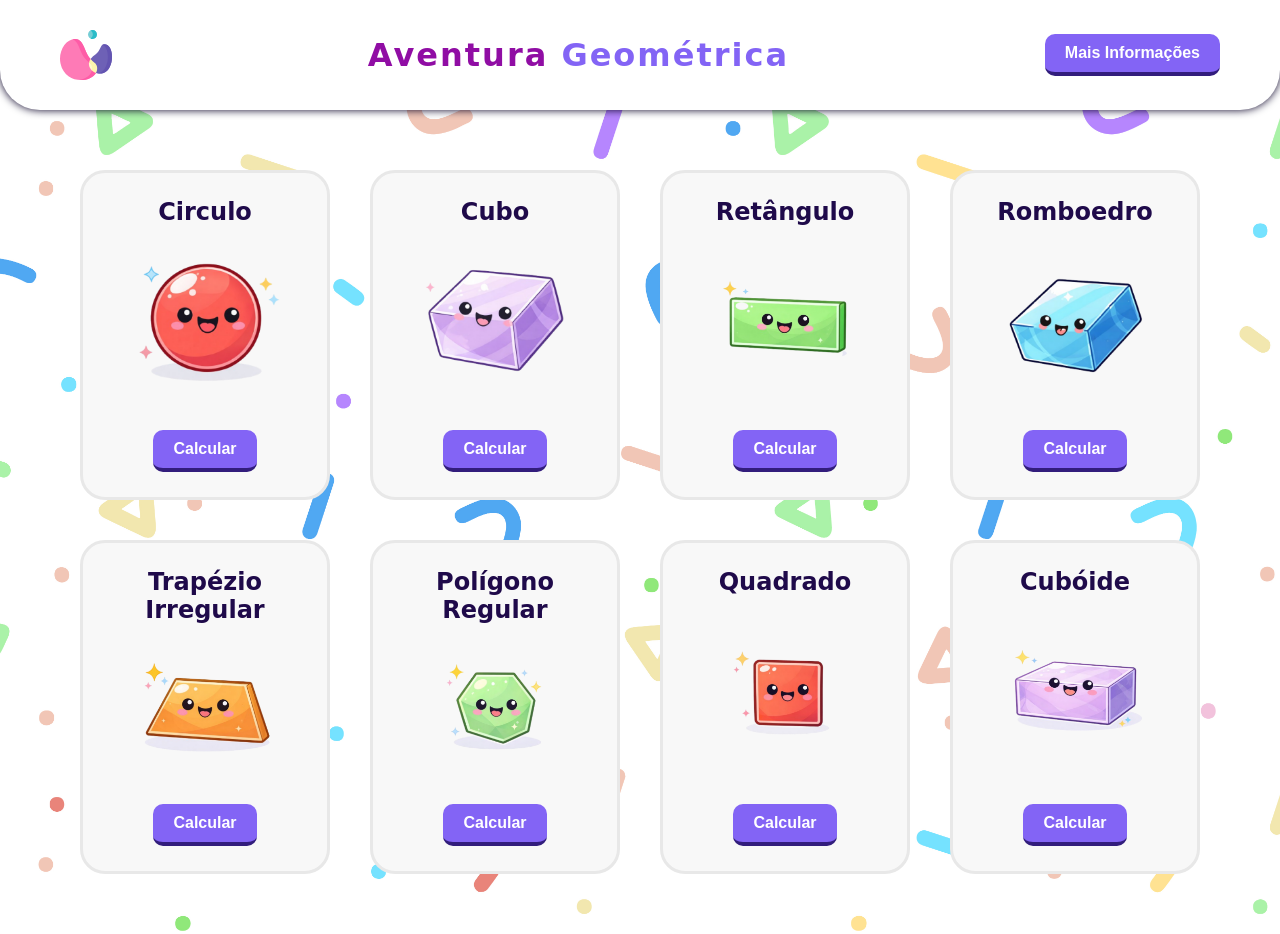
<file: index.html>
<!doctype html>
<html lang="pt-br">
  <head>
    <meta charset="UTF-8" />
    <meta name="viewport" content="width=device-width, initial-scale=1.0" />
    <title>Aventureiros das Formas Proibidas.</title>
    <link rel="stylesheet" href="assets/css/estilos.css" />
    <link rel="preconnect" href="https://fonts.googleapis.com" />
    <link rel="preconnect" href="https://fonts.gstatic.com" crossorigin />
    <link
      href="https://fonts.googleapis.com/css2?family=Bangers&family=Chewy&family=Luckiest+Guy&display=swap"
      rel="stylesheet"
    />
    <link rel="icon" type="image/png" href="/assets/imagens/icons/logo.svg" />
  </head>

  <body>
    <header>
      <div class="container">
        <div class="top-container">
          <img
            src="assets/imagens/icons/logo.svg"
            alt="Logo do jogo"
            class="logo"
          />

          <h1>Aventura <span>Geométrica</span></h1>

          <!-- BOTÃO COM CAIXA DE INFO -->
          <div class="info-wrapper">
            <button onclick="toggleInfo()">Mais Informações</button>

            <div class="caixa-info" id="caixaInfo">
              <h3>Sobre o Projeto</h3>

              <p>Bem-vindo à <strong>Aventura Geométrica</strong>!</p>

              <p>
                Aqui você pode aprender e calcular áreas, volumes e perímetros
                de diversas formas geométricas de maneira divertida.
              </p>

              <p>Escolha uma forma abaixo para começar seus cálculos!</p>
            </div>
          </div>
          <!-- FIM -->
        </div>
      </div>
    </header>

    <main>
      <div class="container">
        <div class="formas">
          <div class="fg">
            <h2>Circulo</h2>
            <img src="/assets/imagens/circulo.png" alt="circulo" />
            <a href="/circulo.html">Calcular</a>
          </div>

          <div class="fg">
            <h2>Cubo</h2>
            <img src="assets/imagens/cubo.png" alt="Cubo" />
            <a href="/cubo.html">Calcular</a>
          </div>

          <div class="fg">
            <h2>Retângulo</h2>
            <img src="assets/imagens/retangulo.png" alt="Retângulo" />
            <a href="/retangulo.html">Calcular</a>
          </div>

          <div class="fg">
            <h2>Romboedro</h2>
            <img src="assets/imagens/rombroedro.png" alt="rombroedro" />
            <a href="/rombroedro.html">Calcular</a>
          </div>

          <div class="fg">
            <h2>Trapézio Irregular</h2>
            <img
              src="assets/imagens/TrapezioIrregular.png"
              alt="Trapézio Irregular"
            />
            <a href="/trapezioIrregular.html">Calcular</a>
          </div>

          <div class="fg">
            <h2>Polígono Regular</h2>
            <img
              src="assets/imagens/PoligonoRegularcomNLados.png"
              alt="Polígono Regular com N Lados"
            />
            <a href="/PRcN.html">Calcular</a>
          </div>

          <div class="fg">
            <h2>Quadrado</h2>
            <img src="assets/imagens/quadrado.png" alt="Quadrado" />
            <a href="/quadrado.html">Calcular</a>
          </div>

          <div class="fg">
            <h2>Cubóide</h2>
            <img src="assets/imagens/cuboide.png" alt="Cubóide" />
            <a href="/cuboide.html">Calcular</a>
          </div>
        </div>
      </div>
    </main>

    <script>
      function toggleInfo() {
        document.getElementById("caixaInfo").classList.toggle("ativo");
      }
    </script>
  </body>
</html>
</file>
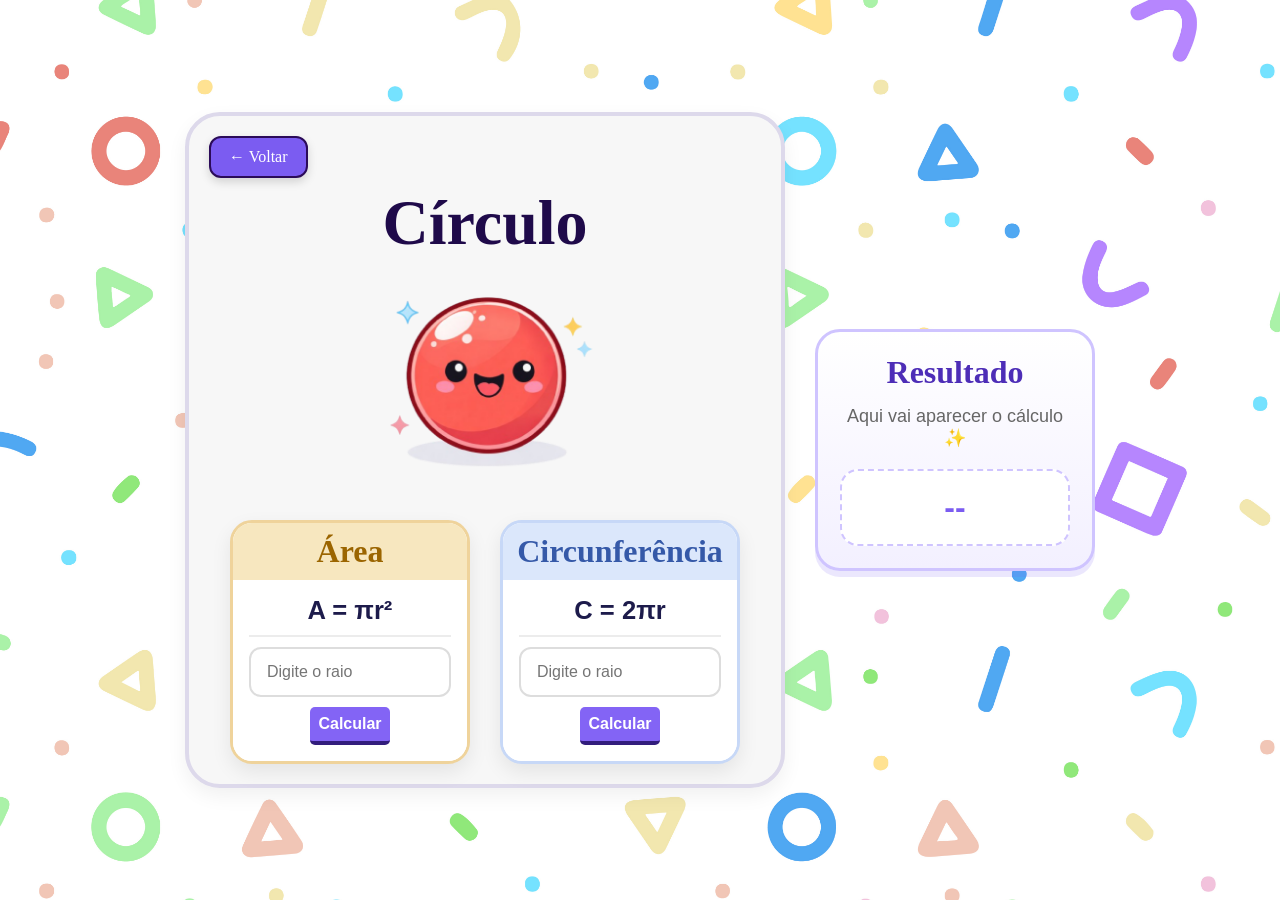
<file: circulo.html>
<!doctype html>
<html lang="pt-br">
  <head>
    <meta charset="UTF-8" />
    <meta name="viewport" content="width=device-width, initial-scale=1.0" />
    <title>Aventureiros das Formas Proibidas.</title>
    <link rel="stylesheet" href="assets/css/circulo.css" />
    <link rel="preconnect" href="https://fonts.googleapis.com" />
    <link rel="preconnect" href="https://fonts.gstatic.com" crossorigin />
    <link
      href="https://fonts.googleapis.com/css2?family=Bangers&family=Chewy&family=Luckiest+Guy&display=swap"
      rel="stylesheet"
    />
  </head>
  <body>
    <main class="container flex">
      <div class="forma">
        <a href="index.html" class="btn-voltar">← Voltar</a>
        <h1>Círculo</h1>
        <img src="/assets/imagens/circulo.png" alt="circulo" />

        <div class="calculos">
          <div class="formula-first">
            <div class="topo">Área</div>
            <div class="conteudo">
              <p class="formula">A = πr²</p>
              <div class="linha"></div>
              <input type="text" placeholder="Digite o raio" id="raioA" />
              <button onclick="area()">Calcular</button>
            </div>
          </div>

          <div class="formula-second">
            <div class="topo">Circunferência</div>
            <div class="conteudo">
              <p class="formula">C = 2πr</p>
              <div class="linha"></div>
              <input type="text" placeholder="Digite o raio" id="raioC" />
              <button onclick="circunferencia()">Calcular</button>
            </div>
          </div>
        </div>
      </div>
      <div class="caixa-resultado">
        <h2>Resultado</h2>
        <p id="tipoResultado">Aqui vai aparecer o cálculo ✨</p>
        <div id="valorResultado">--</div>
      </div>
    </main>
    <script src="assets/js/script.js"></script>
  </body>
</html>
</file>
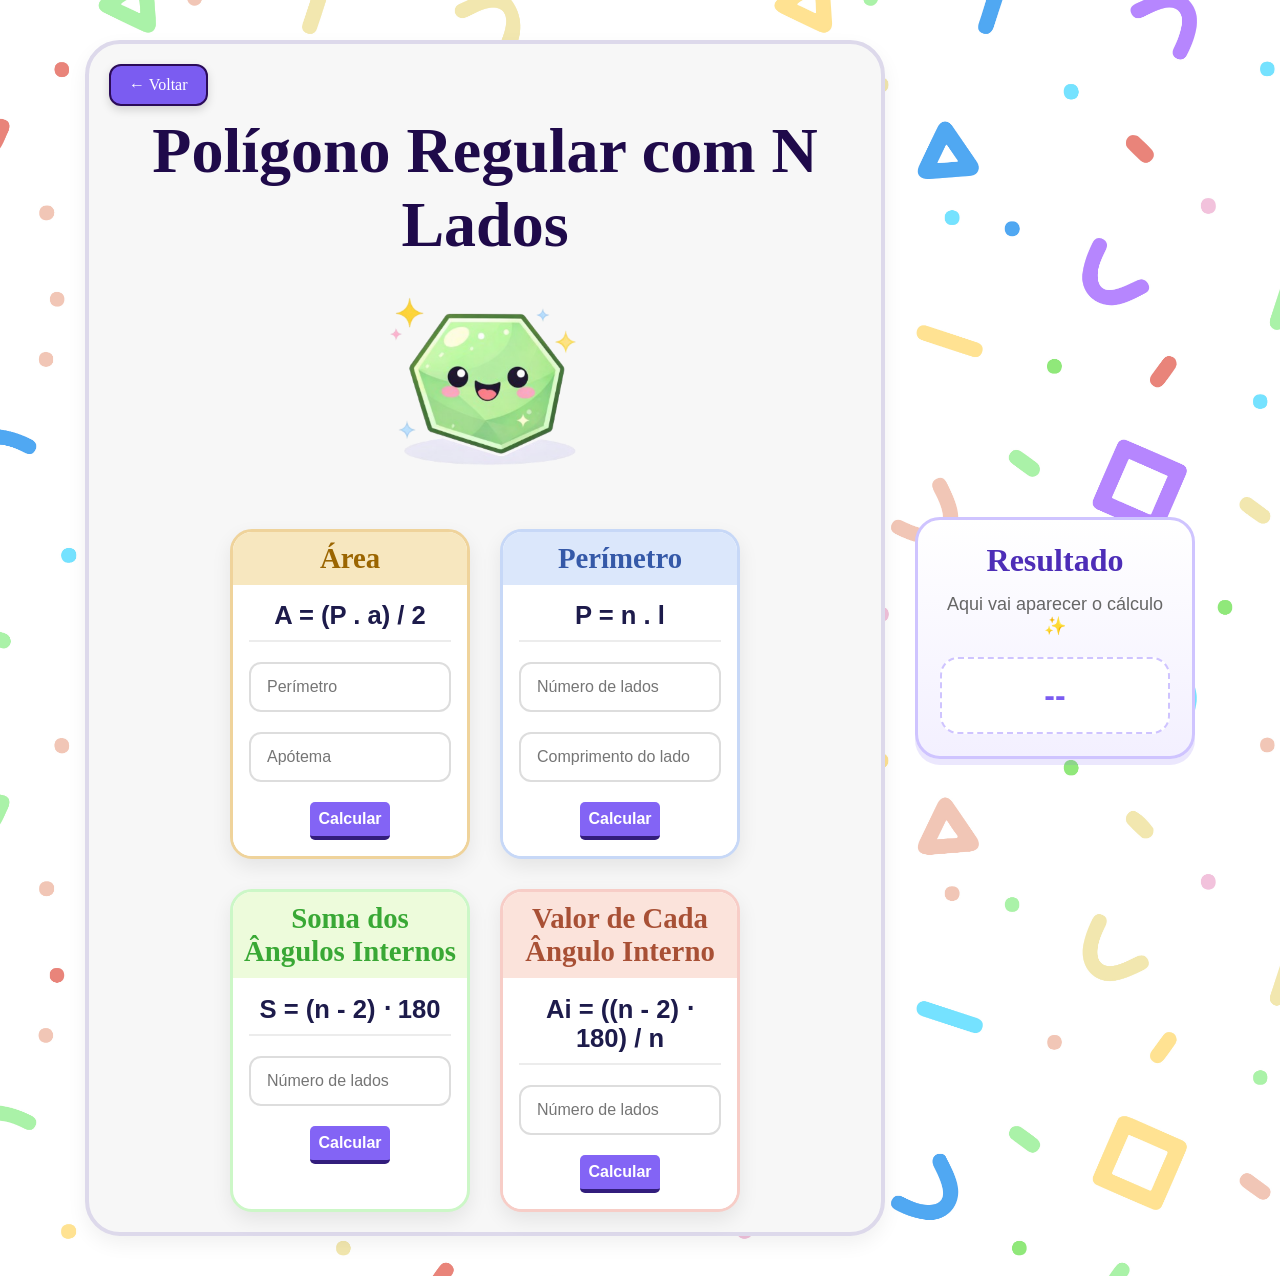
<file: PRcN.html>
<!doctype html>
<html lang="pt-br">
  <head>
    <meta charset="UTF-8" />
    <meta name="viewport" content="width=device-width, initial-scale=1.0" />
    <title>Aventureiros das Formas Proibidas.</title>
    <link rel="stylesheet" href="assets/css/PRcN.css" />
    <link rel="preconnect" href="https://fonts.googleapis.com" />
    <link rel="preconnect" href="https://fonts.gstatic.com" crossorigin />
    <link
      href="https://fonts.googleapis.com/css2?family=Bangers&family=Chewy&family=Luckiest+Guy&display=swap"
      rel="stylesheet"
    />
  </head>
  <body>
    <main class="container flex">
      <div class="forma">
        <a href="index.html" class="btn-voltar">← Voltar</a>
        <h1>Polígono Regular com N Lados</h1>
        <img src="/assets/imagens/PoligonoRegularcomNLados.png" alt="circulo" />

        <div class="calculos">
          <div class="formula-first">
            <div class="topo">Área</div>
            <div class="conteudo">
              <p class="formula">A = (P . a) / 2</p>
              <div class="linha"></div>
              <input type="text" placeholder="Perímetro" id="perimetroP" />
              <input type="text" placeholder="Apótema" id="apotemaP" />
              <button onclick="areaPoligono()">Calcular</button>
            </div>
          </div>

          <div class="formula-second">
            <div class="topo">Perímetro</div>
            <div class="conteudo">
              <p class="formula">P = n . l</p>
              <div class="linha"></div>
              <input type="text" placeholder="Número de lados" id="NDLP" />
              <input type="text" placeholder="Comprimento do lado" id="CDLP" />
              <button onclick="PerimetroPoligono()">Calcular</button>
            </div>
          </div>

          <div class="formula-three">
            <div class="topo">Soma dos Ângulos Internos</div>
            <div class="conteudo">
              <p class="formula">S = (n - 2) ⋅ 180</p>
              <div class="linha"></div>
              <input type="text" placeholder="Número de lados" id="SAIN" />
              <button onclick="SomadosangulosI()">Calcular</button>
            </div>
          </div>

          <div class="formula-for">
            <div class="topo">Valor de Cada Ângulo Interno</div>
            <div class="conteudo">
              <p class="formula">Ai = ((n - 2) ⋅ 180) / n</p>
              <div class="linha"></div>
              <input type="text" placeholder="Número de lados" id="VAIN" />
              <button onclick="valordecadaAI()">Calcular</button>
            </div>
          </div>
        </div>
      </div>
      <div class="caixa-resultado">
        <h2>Resultado</h2>
        <p id="tipoResultado">Aqui vai aparecer o cálculo ✨</p>
        <div id="valorResultado">--</div>
      </div>
    </main>
    <script src="assets/js/script.js"></script>
  </body>
</html>
</file>
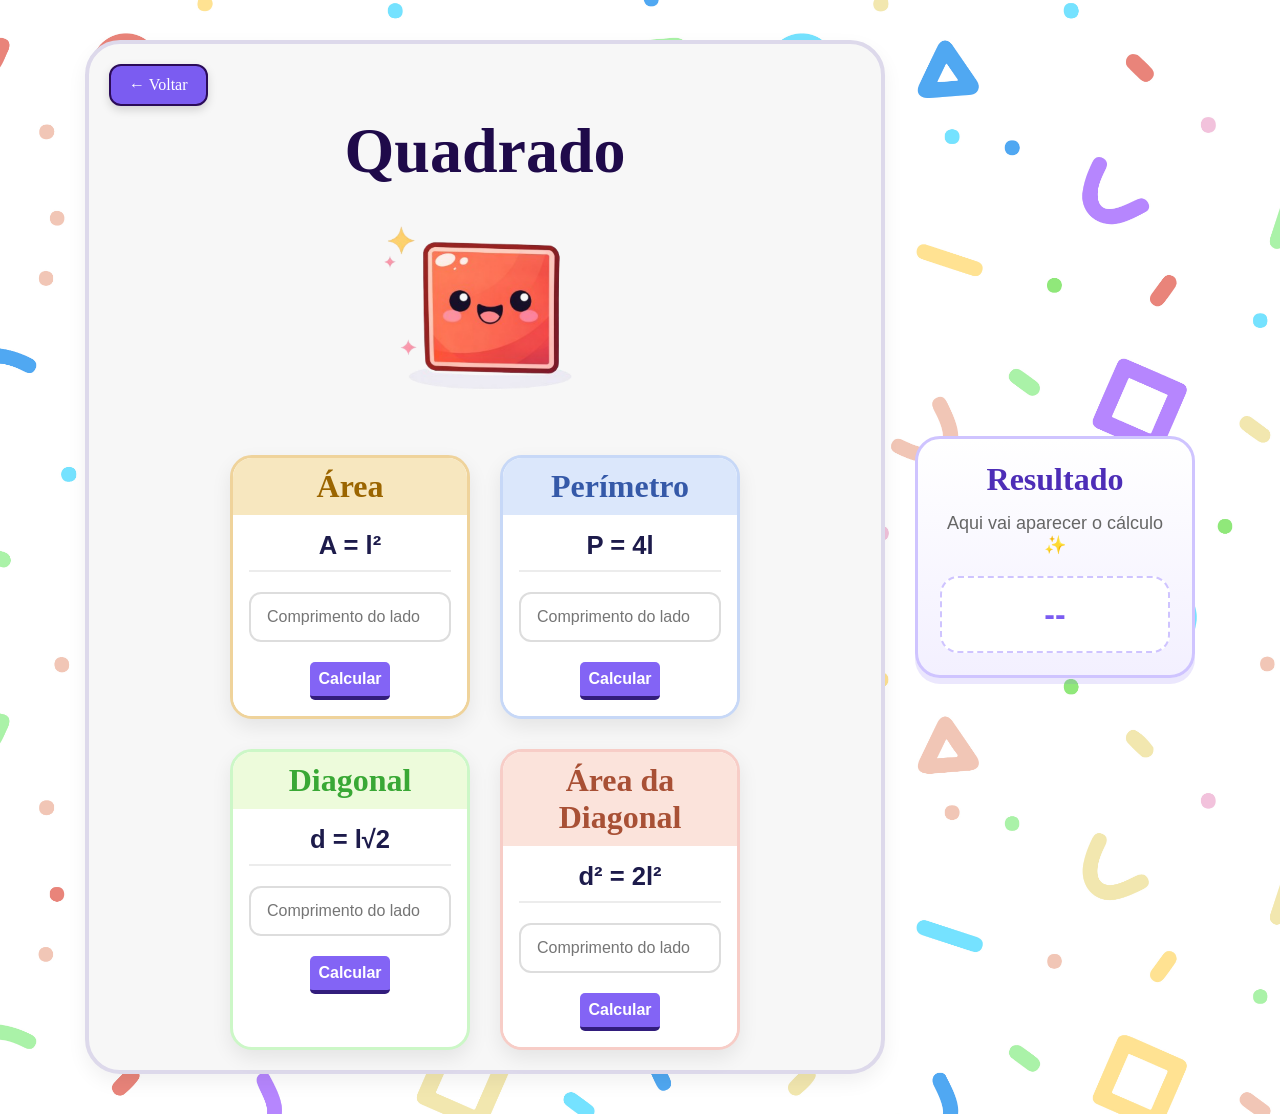
<file: quadrado.html>
<!doctype html>
<html lang="pt-br">
  <head>
    <meta charset="UTF-8" />
    <meta name="viewport" content="width=device-width, initial-scale=1.0" />
    <title>Aventureiros das Formas Proibidas.</title>
    <link rel="stylesheet" href="assets/css/quadrado.css" />
    <link rel="preconnect" href="https://fonts.googleapis.com" />
    <link rel="preconnect" href="https://fonts.gstatic.com" crossorigin />
    <link
      href="https://fonts.googleapis.com/css2?family=Bangers&family=Chewy&family=Luckiest+Guy&display=swap"
      rel="stylesheet"
    />
  </head>
  <body>
    <main class="container flex">
      <div class="forma">
        <a href="index.html" class="btn-voltar">← Voltar</a>
        <h1>Quadrado</h1>
        <img src="/assets/imagens/quadrado.png" alt="quadrado" />

        <div class="calculos">
          <div class="formula-first">
            <div class="topo">Área</div>
            <div class="conteudo">
              <p class="formula">A = l²</p>
              <div class="linha"></div>
              <input
                type="text"
                placeholder="Comprimento do lado"
                id="ladoArea"
              />
              <button onclick="areaQuadrado()">Calcular</button>
            </div>
          </div>

          <div class="formula-second">
            <div class="topo">Perímetro</div>
            <div class="conteudo">
              <p class="formula">P = 4l</p>
              <div class="linha"></div>
              <input
                type="text"
                placeholder="Comprimento do lado"
                id="ladoPerimetro"
              />
              <button onclick="perimetroQuadrado()">Calcular</button>
            </div>
          </div>

          <div class="formula-three">
            <div class="topo">Diagonal</div>
            <div class="conteudo">
              <p class="formula">d = l√2</p>
              <div class="linha"></div>
              <input
                type="text"
                placeholder="Comprimento do lado"
                id="ladoDiagonal"
              />
              <button onclick="diagonalQuadrado()">Calcular</button>
            </div>
          </div>

          <div class="formula-for">
            <div class="topo">Área da Diagonal</div>
            <div class="conteudo">
              <p class="formula">d² = 2l²</p>
              <div class="linha"></div>
              <input
                type="text"
                placeholder="Comprimento do lado"
                id="ladoAreaDiagonal"
              />
              <button onclick="areaDiagonalQuadrado()">Calcular</button>
            </div>
          </div>
        </div>
      </div>

      <div class="caixa-resultado">
        <h2>Resultado</h2>
        <p id="tipoResultado">Aqui vai aparecer o cálculo ✨</p>
        <div id="valorResultado">--</div>
      </div>
    </main>

    <script src="assets/js/script.js"></script>
  </body>
</html>
</file>
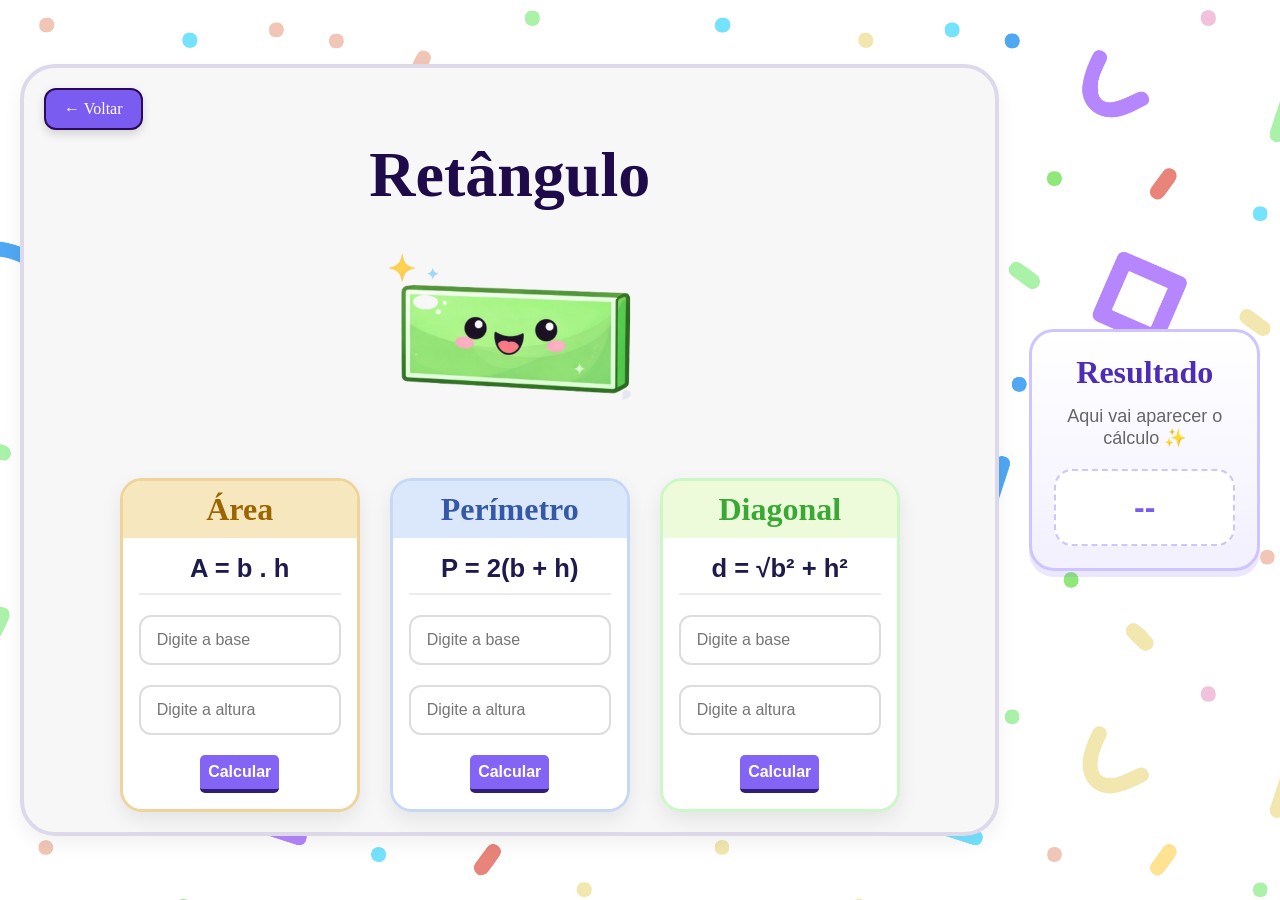
<file: retangulo.html>
<!doctype html>
<html lang="pt-br">
  <head>
    <meta charset="UTF-8" />
    <meta name="viewport" content="width=device-width, initial-scale=1.0" />
    <title>Aventureiros das Formas Proibidas.</title>
    <link rel="stylesheet" href="assets/css/retangulo.css" />
    <link rel="preconnect" href="https://fonts.googleapis.com" />
    <link rel="preconnect" href="https://fonts.gstatic.com" crossorigin />
    <link
      href="https://fonts.googleapis.com/css2?family=Bangers&family=Chewy&family=Luckiest+Guy&display=swap"
      rel="stylesheet"
    />
  </head>
  <body>
    <main class="container flex">
      <div class="forma">
        <a href="index.html" class="btn-voltar">← Voltar</a>
        <h1>Retângulo</h1>
        <img src="/assets/imagens/retangulo.png" alt="circulo" />

        <div class="calculos">
          <div class="formula-first">
            <div class="topo">Área</div>
            <div class="conteudo">
              <p class="formula">A = b . h</p>
              <div class="linha"></div>
              <input type="text" placeholder="Digite a base" id="areaRB" />
              <input type="text" placeholder="Digite a altura" id="areaRH" />
              <button onclick="areaRetangulo()">Calcular</button>
            </div>
          </div>

          <div class="formula-second">
            <div class="topo">Perímetro</div>
            <div class="conteudo">
              <p class="formula">P = 2(b + h)</p>
              <div class="linha"></div>
              <input type="text" placeholder="Digite a base" id="perimetroB" />
              <input
                type="text"
                placeholder="Digite a altura"
                id="perimetroH"
              />
              <button onclick="perimetro()">Calcular</button>
            </div>
          </div>

          <div class="formula-three">
            <div class="topo">Diagonal</div>
            <div class="conteudo">
              <p class="formula">d = √b² + h²</p>
              <div class="linha"></div>
              <input type="text" placeholder="Digite a base" id="diagonalB" />
              <input type="text" placeholder="Digite a altura" id="diagonalH" />
              <button onclick="diagonal()">Calcular</button>
            </div>
          </div>
        </div>
      </div>
      <div class="caixa-resultado">
        <h2>Resultado</h2>
        <p id="tipoResultado">Aqui vai aparecer o cálculo ✨</p>
        <div id="valorResultado">--</div>
      </div>
    </main>
    <script src="assets/js/script.js"></script>
  </body>
</html>
</file>
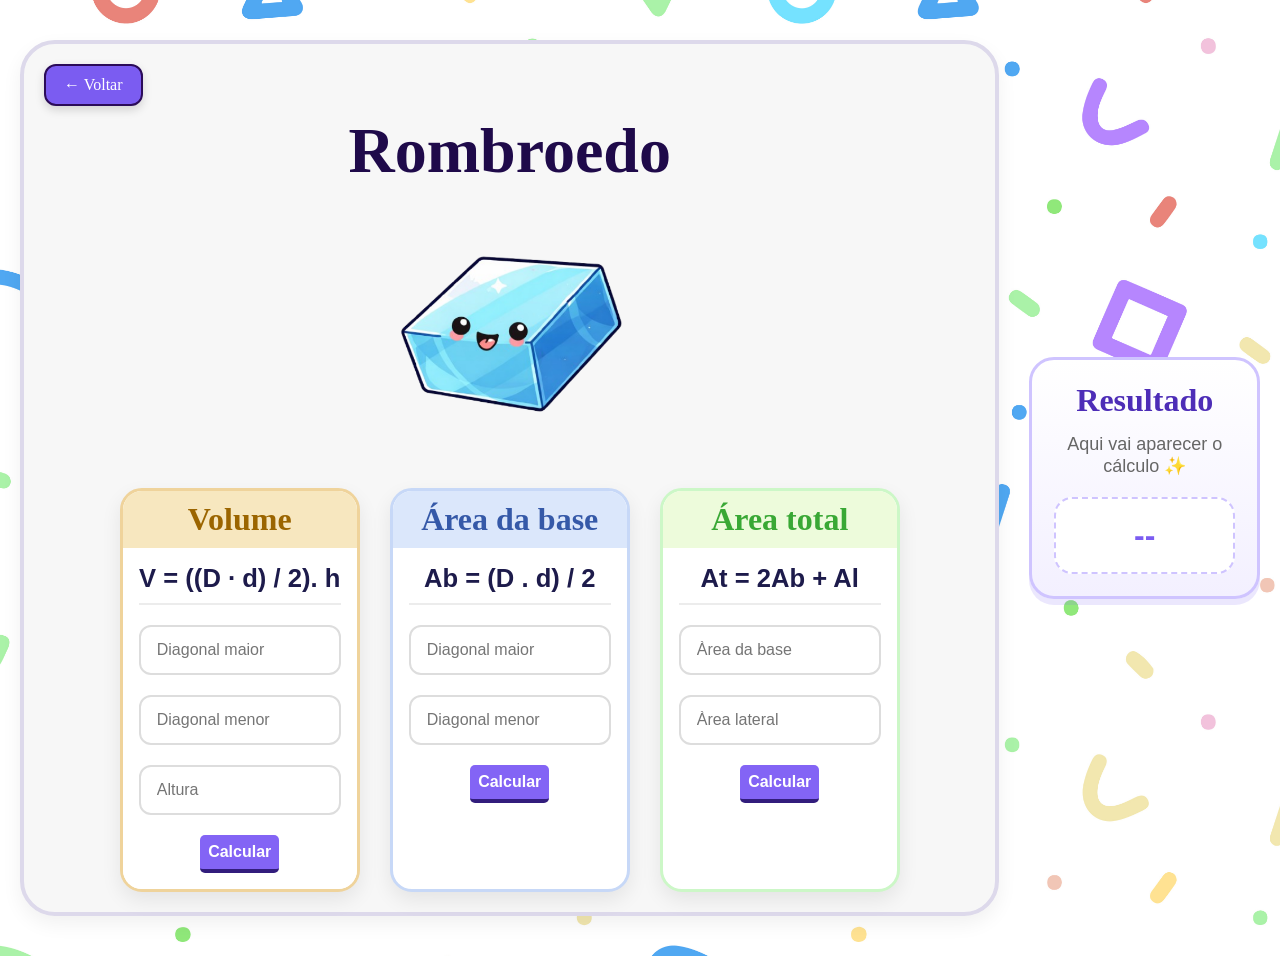
<file: rombroedro.html>
<!doctype html>
<html lang="pt-br">
  <head>
    <meta charset="UTF-8" />
    <meta name="viewport" content="width=device-width, initial-scale=1.0" />
    <title>Aventureiros das Formas Proibidas.</title>
    <link rel="stylesheet" href="assets/css/rombroedo.css" />
    <link rel="preconnect" href="https://fonts.googleapis.com" />
    <link rel="preconnect" href="https://fonts.gstatic.com" crossorigin />
    <link
      href="https://fonts.googleapis.com/css2?family=Bangers&family=Chewy&family=Luckiest+Guy&display=swap"
      rel="stylesheet"
    />
  </head>
  <body>
    <main class="container flex">
      <div class="forma">
        <a href="index.html" class="btn-voltar">← Voltar</a>
        <h1>Rombroedo</h1>
        <img src="/assets/imagens/rombroedro.png" alt="circulo" />

        <div class="calculos">
          <div class="formula-first">
            <div class="topo">Volume</div>
            <div class="conteudo">
              <p class="formula">V = ((D · d) / 2). h</p>
              <div class="linha"></div>
              <input type="text" placeholder="Diagonal maior" id="DMaior" />
              <input type="text" placeholder="Diagonal menor" id="dMenor" />
              <input type="text" placeholder="Altura" id="alturaV" />
              <button onclick="VolumeRombroedo()">Calcular</button>
            </div>
          </div>

          <div class="formula-second">
            <div class="topo">Área da base</div>
            <div class="conteudo">
              <p class="formula">Ab = (D . d) / 2</p>
              <div class="linha"></div>
              <input type="text" placeholder="Diagonal maior" id="DMaiorB" />
              <input type="text" placeholder="Diagonal menor" id="dMenorB" />
              <button onclick="areaDaBase()">Calcular</button>
            </div>
          </div>

          <div class="formula-three">
            <div class="topo">Área total</div>
            <div class="conteudo">
              <p class="formula">At = 2Ab + Al</p>
              <div class="linha"></div>
              <input type="text" placeholder="Àrea da base" id="AB" />
              <input type="text" placeholder="Àrea lateral" id="Al" />
              <button onclick="areaTotalR()">Calcular</button>
            </div>
          </div>
        </div>
      </div>
      <div class="caixa-resultado">
        <h2>Resultado</h2>
        <p id="tipoResultado">Aqui vai aparecer o cálculo ✨</p>
        <div id="valorResultado">--</div>
      </div>
    </main>
    <script src="assets/js/script.js"></script>
  </body>
</html>
</file>
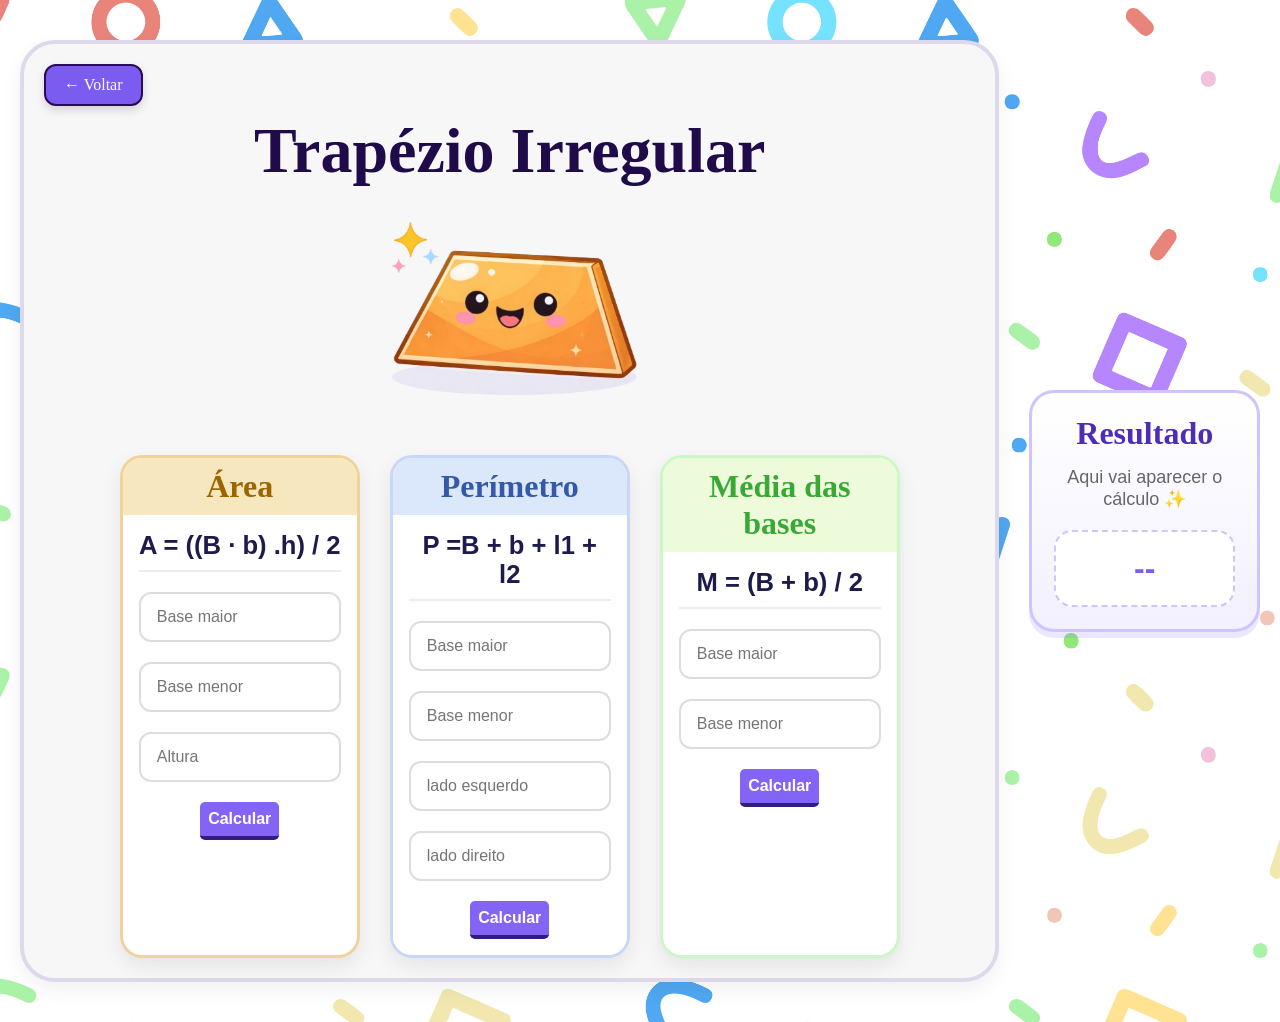
<file: trapezioIrregular.html>
<!doctype html>
<html lang="pt-br">
  <head>
    <meta charset="UTF-8" />
    <meta name="viewport" content="width=device-width, initial-scale=1.0" />
    <title>Aventureiros das Formas Proibidas.</title>
    <link rel="stylesheet" href="assets/css/trapezioIrr.css" />
    <link rel="preconnect" href="https://fonts.googleapis.com" />
    <link rel="preconnect" href="https://fonts.gstatic.com" crossorigin />
    <link
      href="https://fonts.googleapis.com/css2?family=Bangers&family=Chewy&family=Luckiest+Guy&display=swap"
      rel="stylesheet"
    />
  </head>
  <body>
    <main class="container flex">
      <div class="forma">
        <a href="index.html" class="btn-voltar">← Voltar</a>
        <h1>Trapézio Irregular</h1>
        <img src="/assets/imagens/TrapezioIrregular.png" alt="circulo" />

        <div class="calculos">
          <div class="formula-first">
            <div class="topo">Área</div>
            <div class="conteudo">
              <p class="formula">A = ((B · b) .h) / 2</p>
              <div class="linha"></div>
              <input type="text" placeholder="Base maior" id="basemaior" />
              <input type="text" placeholder="Base menor" id="basemenor" />
              <input type="text" placeholder="Altura" id="alturaTI" />
              <button onclick="areaTrapezio()">Calcular</button>
            </div>
          </div>

          <div class="formula-second">
            <div class="topo">Perímetro</div>
            <div class="conteudo">
              <p class="formula">P =B + b + l1 + l2</p>
              <div class="linha"></div>
              <input type="text" placeholder="Base maior" id="basemaiorP" />
              <input type="text" placeholder="Base menor" id="basemenorP" />
              <input
                type="text"
                placeholder="lado esquerdo"
                id="ladoesquerdo"
              />
              <input type="text" placeholder="lado direito" id="ladodireito" />
              <button onclick="PerimetroTrapezio()">Calcular</button>
            </div>
          </div>

          <div class="formula-three">
            <div class="topo">Média das bases</div>
            <div class="conteudo">
              <p class="formula">M = (B + b) / 2</p>
              <div class="linha"></div>
              <input type="text" placeholder="Base maior" id="basemaiorM" />
              <input type="text" placeholder="Base menor" id="basemenorM" />
              <button onclick="MediaTrapezio()">Calcular</button>
            </div>
          </div>
        </div>
      </div>
      <div class="caixa-resultado">
        <h2>Resultado</h2>
        <p id="tipoResultado">Aqui vai aparecer o cálculo ✨</p>
        <div id="valorResultado">--</div>
      </div>
    </main>
    <script src="assets/js/script.js"></script>
  </body>
</html>
</file>
<file: assets/css/estilos.css>
* {
  margin: 0;
  padding: 0;
  box-sizing: border-box;
}

body {
  color: #fff;
  background-image: url("/assets/imagens/fundoformas.jpg");
  background-size: cover;
  background-position: center;
  background-repeat: no-repeat;
  font-family: Arial, Helvetica, sans-serif;
}

header {
  background: #fff;
  box-shadow: #090126 0px 0px 8px;
  border-radius: 0px 0px 40px 40px;
}

.container {
  max-width: 1200px;
  margin: 0 auto;
  padding: 10px 20px;
}

.top-container {
  display: flex;
  justify-content: space-between;
  align-items: center;
  padding: 20px 0;
  gap: 20px;
  flex-wrap: wrap;
}

.top-container img {
  width: 52px;
  color: #2e0da4;
}

.top-container h1 {
  font-size: 2rem;
  color: #900da4;
  font-family: "Chewy", system-ui;
  letter-spacing: 2px;
  text-align: center;
}

.top-container h1 span {
  color: #8364f5;
  font-size: 2rem;
  font-family: "Chewy", system-ui;
  letter-spacing: 2px;
}

.top-container button {
  background: #8364f5;
  color: #ffffff;
  border: none;
  font-size: 1rem;
  padding: 10px 20px;
  cursor: pointer;
  font-weight: bold;
  border-radius: 10px;
  border-bottom: #321d7c solid 4px;
  transition: all 0.25s ease;
}

.top-container button:hover {
  transform: translateY(-2px);
  border-bottom: #321d7c solid 2px;
  background-color: #321d7c;
}

.info-wrapper {
  position: relative;
}

.caixa-info {
  position: absolute;
  top: 70px;
  right: 0;
  width: 340px;
  max-width: 90vw;
  background: #ffffff;
  border: 3px solid #d8cffc;
  border-radius: 20px;
  padding: 20px;
  box-shadow: 0 10px 25px rgba(0, 0, 0, 0.12);
  opacity: 0;
  visibility: hidden;
  transform: translateY(10px);
  transition:
    opacity 0.35s ease,
    transform 0.35s ease,
    visibility 0.35s ease;
  z-index: 999;
}

.caixa-info.ativo {
  opacity: 1;
  visibility: visible;
  transform: translateY(0);
}

.caixa-info h3 {
  color: #5a35d6;
  font-size: 1.4rem;
  margin-bottom: 12px;
  font-family: "Chewy", system-ui;
}

.caixa-info p {
  color: #333;
  font-size: 0.95rem;
  line-height: 1.5;
  margin-bottom: 10px;
}

.caixa-info p:last-child {
  margin-bottom: 0;
}

.formas {
  margin: 50px 0;
  display: flex;
  flex-wrap: wrap;
  gap: 40px;
  color: #090126;
  justify-content: center;
  flex: 1;
  animation: fadeUp 0.6s ease;
}

.fg {
  width: 250px;
  min-height: 330px;
  background: #f8f8f8;
  border: 3px solid #e8e8e8;
  border-radius: 25px;
  display: flex;
  flex-direction: column;
  align-items: center;
  justify-content: space-between;
  padding: 25px 20px;
  transition:
    transform 0.35s ease,
    box-shadow 0.35s ease,
    border-color 0.35s ease;
}

.fg:hover {
  transform: translateY(-8px);
  box-shadow: 0 14px 28px rgba(0, 0, 0, 0.12);
  border-color: #d8cffc;
}

.fg img {
  width: auto;
  height: 180px;
  max-width: 100%;
  object-fit: contain;
  transition: transform 0.35s ease;
}

.fg:hover img {
  transform: scale(1.05);
}

.fg h2 {
  font-family: "Chewy", system-ui;
  text-align: center;
  color: #1f0a4a;
  font-size: 1.5rem;
}

.fg a {
  text-decoration: none;
  background: #8364f5;
  color: #ffffff;
  border: none;
  font-size: 1rem;
  padding: 10px 20px;
  cursor: pointer;
  font-weight: bold;
  border-radius: 10px;
  border-bottom: #321d7c solid 4px;
  transition: all 0.25s ease;
}

.fg a:hover {
  transform: translateY(-2px);
  border-bottom: #321d7c solid 2px;
  background-color: #321d7c;
}

@keyframes fadeUp {
  from {
    opacity: 0;
    transform: translateY(25px);
  }
  to {
    opacity: 1;
    transform: translateY(0);
  }
}

/* RESPONSIVO */

@media (max-width: 900px) {
  .top-container {
    justify-content: center;
    text-align: center;
  }

  .top-container h1,
  .top-container h1 span {
    font-size: 1.8rem;
  }

  .caixa-info {
    right: 50%;
    transform: translateX(50%) translateY(10px);
  }

  .caixa-info.ativo {
    transform: translateX(50%) translateY(0);
  }
}

@media (max-width: 768px) {
  header {
    border-radius: 0px 0px 25px 25px;
  }

  .container {
    padding: 10px 15px;
  }

  .top-container {
    flex-direction: column;
    gap: 15px;
  }

  .top-container img {
    width: 45px;
  }

  .top-container h1,
  .top-container h1 span {
    font-size: 1.6rem;
    letter-spacing: 1px;
  }

  .top-container button {
    width: 100%;
    max-width: 260px;
  }

  .formas {
    gap: 25px;
    margin: 35px 0;
  }

  .fg {
    width: 100%;
    max-width: 340px;
    min-height: auto;
  }

  .fg img {
    height: 150px;
  }

  .fg h2 {
    font-size: 1.3rem;
  }

  .fg a {
    width: 100%;
    text-align: center;
  }

  .caixa-info {
    width: 100%;
    max-width: 320px;
    top: 65px;
    right: 50%;
    transform: translateX(50%) translateY(10px);
  }

  .caixa-info.ativo {
    transform: translateX(50%) translateY(0);
  }
}

@media (max-width: 480px) {
  .top-container h1,
  .top-container h1 span {
    font-size: 1.3rem;
  }

  .top-container button {
    font-size: 0.95rem;
    padding: 9px 16px;
  }

  .fg {
    padding: 20px 16px;
    border-radius: 20px;
  }

  .fg img {
    height: 130px;
  }

  .fg h2 {
    font-size: 1.15rem;
  }

  .fg a {
    font-size: 0.95rem;
    padding: 10px 16px;
  }

  .caixa-info {
    max-width: 280px;
    padding: 16px;
  }

  .caixa-info h3 {
    font-size: 1.2rem;
  }

  .caixa-info p {
    font-size: 0.9rem;
  }
}
</file>
<file: assets/css/circulo.css>
* {
  margin: 0;
  padding: 0;
  box-sizing: border-box;
}

body {
  color: #fff;
  background-image: url("/assets/imagens/fundoformas.jpg");
  background-size: cover;
  font-family: Arial, Helvetica, sans-serif;
}

.container.flex {
  min-height: 100vh;
  display: flex;
  justify-content: center;
  align-items: center;
  padding: 40px 20px;
  gap: 30px;
}

.forma {
  width: 100%;
  max-width: 600px;
  background: #f7f7f7;
  border: 4px solid #ddd9eb;
  border-radius: 35px;
  padding: 20px 10px;
  text-align: center;
  box-shadow: 0 8px 20px rgba(0, 0, 0, 0.06);
  position: relative;
  padding-top: 70px;
  transition:
    transform 0.4s ease,
    box-shadow 0.4s ease;
}

.forma:hover {
  transform: translateY(-4px);
  box-shadow: 0 14px 28px rgba(0, 0, 0, 0.12);
}

.btn-voltar {
  position: absolute;
  top: 20px;
  left: 20px;
  background: #7b5cf1;
  color: #fff;
  text-decoration: none;
  padding: 10px 18px;
  border-radius: 12px;
  font-family: "Chewy", cursive;
  font-size: 1rem;
  border: 2px solid #2b0b59;
  box-shadow: 0 4px 10px rgba(0, 0, 0, 0.15);
  transition:
    transform 0.3s ease,
    background-color 0.3s ease,
    box-shadow 0.3s ease;
  z-index: 10;
}

.btn-voltar:hover {
  transform: scale(1.08) translateY(-2px);
  background: #321d7c;
  box-shadow: 0 8px 18px rgba(0, 0, 0, 0.2);
}

.forma h1 {
  font-family: "Chewy", cursive;
  font-size: 4rem;
  color: #1f0a4a;
  transition:
    transform 0.3s ease,
    color 0.3s ease;
}

.forma h1:hover {
  transform: scale(1.03);
  color: #4d2db7;
}

.forma img {
  width: 260px;
  max-width: 100%;
  display: block;
  margin: 0 auto;
  transition:
    transform 0.4s ease,
    filter 0.4s ease;
}

.forma img:hover {
  transform: scale(1.05) rotate(-2deg);
  filter: drop-shadow(0 8px 12px rgba(123, 92, 241, 0.2));
}

.calculos {
  display: flex;
  justify-content: center;
  gap: 30px;
  flex-wrap: wrap;
}

.calculos .formula-first,
.calculos .formula-second {
  width: 240px;
  border-radius: 22px;
  overflow: hidden;
  text-align: center;
  border: 3px solid;
  background: #fff;
  box-shadow: 0 8px 20px rgba(0, 0, 0, 0.08);
  transition:
    transform 0.35s ease,
    box-shadow 0.35s ease;
}

.calculos .formula-first:hover,
.calculos .formula-second:hover {
  transform: translateY(-6px);
  box-shadow: 0 14px 24px rgba(0, 0, 0, 0.12);
}

/* caixa área */
.calculos .formula-first {
  border-color: #efd39b;
}

.calculos .formula-first .topo {
  background: #f7e7bf;
  color: #9b6500;
}

/* caixa circunferência */
.calculos .formula-second {
  border-color: #c7d8f7;
}

.calculos .formula-second .topo {
  background: #dbe7fb;
  color: #3559a8;
}

.topo {
  padding: 10px;
  font-size: 2rem;
  font-weight: bold;
  font-family: "Chewy", cursive;
  transition:
    letter-spacing 0.3s ease,
    transform 0.3s ease;
}

.calculos .formula-first:hover .topo,
.calculos .formula-second:hover .topo {
  letter-spacing: 1px;
  transform: scale(1.02);
}

.conteudo {
  background: #fff;
  padding: 16px;
}

.formula {
  font-size: 1.6rem;
  font-weight: bold;
  color: #1d1b4b;
  margin-bottom: 10px;
  transition:
    color 0.3s ease,
    transform 0.3s ease;
}

.formula:hover {
  color: #7b5cf1;
  transform: scale(1.03);
}

.linha {
  width: 100%;
  height: 2px;
  background: #ececec;
  margin-bottom: 10px;
  transition:
    background 0.3s ease,
    transform 0.3s ease;
}

.conteudo input {
  width: 100%;
  padding: 14px 16px;
  border: 2px solid #ddd;
  border-radius: 12px;
  font-size: 1rem;
  outline: none;
  transition:
    border-color 0.3s ease,
    box-shadow 0.3s ease,
    transform 0.3s ease;
}

.conteudo input:focus {
  border-color: #9c6bff;
  box-shadow: 0 0 0 4px rgba(156, 107, 255, 0.15);
  transform: scale(1.02);
}

.conteudo button {
  margin-top: 10px;
  background: #8364f5;
  color: #ffffff;
  border: none;
  font-size: 1rem;
  padding: 8px;
  cursor: pointer;
  font-weight: bold;
  border-radius: 5px;
  border-bottom: #321d7c solid 4px;
  transition:
    transform 0.25s ease,
    background-color 0.25s ease,
    box-shadow 0.25s ease,
    border-bottom 0.25s ease;
}

.conteudo button:hover {
  transform: translateY(4px) scale(1.03);
  border-bottom: none;
  background-color: #321d7c;
  box-shadow: 0 8px 16px rgba(50, 29, 124, 0.25);
}

.caixa-resultado {
  width: 280px;
  min-height: 220px;
  background: linear-gradient(180deg, #ffffff, #f3f0ff);
  border: 3px solid #cfc4ff;
  border-radius: 25px;
  padding: 22px;
  text-align: center;
  box-shadow: 0 6px 0 rgba(123, 92, 241, 0.15);
  transition:
    transform 0.35s ease,
    box-shadow 0.35s ease;
}

.caixa-resultado:hover {
  transform: translateY(-5px);
  box-shadow: 0 12px 20px rgba(123, 92, 241, 0.2);
}

.caixa-resultado h2 {
  font-family: "Chewy", cursive;
  color: #4d2db7;
  margin-bottom: 15px;
  font-size: 2rem;
  transition:
    color 0.3s ease,
    transform 0.3s ease;
}

.caixa-resultado:hover h2 {
  color: #7b5cf1;
  transform: scale(1.04);
}

#tipoResultado {
  font-size: 18px;
  color: #666;
  margin-bottom: 20px;
  transition: opacity 0.3s ease;
}

#valorResultado {
  font-size: 32px;
  font-weight: bold;
  color: #7b5cf1;
  background: white;
  border-radius: 18px;
  padding: 18px;
  border: 2px dashed #cfc4ff;
  transition:
    transform 0.3s ease,
    box-shadow 0.3s ease,
    color 0.3s ease;
}

#valorResultado:hover {
  transform: scale(1.04);
  box-shadow: 0 8px 16px rgba(123, 92, 241, 0.15);
  color: #4d2db7;
}

@media (max-width: 768px) {
  .container.flex {
    flex-direction: column;
  }

  .forma h1 {
    font-size: 3rem;
  }

  .formula {
    font-size: 2.3rem;
  }

  .calculos .formula-first,
  .calculos .formula-second {
    width: 100%;
    max-width: 340px;
  }

  .btn-voltar {
    top: 12px;
    left: 12px;
    padding: 8px 14px;
    font-size: 0.9rem;
    border-radius: 10px;
  }
}
</file>
<file: assets/css/PRcN.css>
* {
  margin: 0;
  padding: 0;
  box-sizing: border-box;
}

body {
  color: #fff;
  background-image: url("/assets/imagens/fundoformas.jpg");
  background-size: cover;
  background-position: center;
  font-family: Arial, Helvetica, sans-serif;
}

.container.flex {
  min-height: 100vh;
  display: flex;
  justify-content: center;
  align-items: center;
  padding: 40px 20px;
  gap: 30px;
}

.forma {
  width: 100%;
  max-width: 800px;
  background: #f7f7f7;
  border: 4px solid #ddd9eb;
  border-radius: 35px;
  padding: 20px 10px;
  padding-top: 70px;
  text-align: center;
  box-shadow: 0 8px 20px rgba(0, 0, 0, 0.06);
  position: relative;
  transition:
    transform 0.35s ease,
    box-shadow 0.35s ease;
}

.forma:hover {
  transform: translateY(-4px);
  box-shadow: 0 14px 28px rgba(0, 0, 0, 0.12);
}

.btn-voltar {
  position: absolute;
  top: 20px;
  left: 20px;
  background: #7b5cf1;
  color: #fff;
  text-decoration: none;
  padding: 10px 18px;
  border-radius: 12px;
  font-family: "Chewy", cursive;
  font-size: 1rem;
  border: 2px solid #2b0b59;
  box-shadow: 0 4px 10px rgba(0, 0, 0, 0.15);
  transition:
    transform 0.3s ease,
    background-color 0.3s ease,
    box-shadow 0.3s ease;
  z-index: 10;
}

.btn-voltar:hover {
  transform: scale(1.08) translateY(-2px);
  background: #321d7c;
  box-shadow: 0 8px 18px rgba(0, 0, 0, 0.2);
}

.forma h1 {
  font-family: "Chewy", cursive;
  font-size: 4rem;
  color: #1f0a4a;
  transition:
    transform 0.3s ease,
    color 0.3s ease;
}

.forma h1:hover {
  transform: scale(1.03);
  color: #4d2db7;
}

.forma img {
  width: 400px;
  max-width: 100%;
  display: block;
  margin: 0 auto;
  transition:
    transform 0.4s ease,
    filter 0.4s ease;
}

.forma img:hover {
  transform: scale(1.04);
  filter: drop-shadow(0 10px 16px rgba(123, 92, 241, 0.22));
}

.calculos {
  display: flex;
  justify-content: center;
  gap: 30px;
  flex-wrap: wrap;
  flex: 1;
}

.calculos .formula-first,
.calculos .formula-second,
.calculos .formula-three,
.calculos .formula-for {
  width: 240px;
  border-radius: 22px;
  overflow: hidden;
  text-align: center;
  border: 3px solid;
  background: #fff;
  box-shadow: 0 8px 20px rgba(0, 0, 0, 0.08);
  transition:
    transform 0.35s ease,
    box-shadow 0.35s ease;
}

.calculos .formula-first:hover,
.calculos .formula-second:hover,
.calculos .formula-three:hover,
.calculos .formula-for:hover {
  transform: translateY(-6px);
  box-shadow: 0 14px 24px rgba(0, 0, 0, 0.14);
}

.calculos .formula-first {
  border-color: #efd39b;
}

.calculos .formula-first .topo {
  background: #f7e7bf;
  color: #9b6500;
}

.calculos .formula-second {
  border-color: #c7d8f7;
}

.calculos .formula-second .topo {
  background: #dbe7fb;
  color: #3559a8;
}

.calculos .formula-three {
  border-color: #ccf7c7;
}

.calculos .formula-three .topo {
  background: #edfbdb;
  color: #39a835;
}

.calculos .formula-for {
  border-color: #f7cdc7;
}

.calculos .formula-for .topo {
  background: #fbe3db;
  color: #a85035;
}

.topo {
  padding: 10px;
  font-size: 1.8rem;
  font-weight: bold;
  font-family: "Chewy", cursive;
  transition:
    letter-spacing 0.3s ease,
    transform 0.3s ease;
}

.calculos .formula-first:hover .topo,
.calculos .formula-second:hover .topo,
.calculos .formula-three:hover .topo,
.calculos .formula-for:hover .topo {
  letter-spacing: 1px;
  transform: scale(1.02);
}

.conteudo {
  background: #fff;
  padding: 16px;
}

.formula {
  font-size: 1.6rem;
  font-weight: bold;
  color: #1d1b4b;
  margin-bottom: 10px;
  transition:
    transform 0.3s ease,
    color 0.3s ease;
}

.formula:hover {
  transform: scale(1.03);
  color: #7b5cf1;
}

.linha {
  width: 100%;
  height: 2px;
  background: #ececec;
  margin-bottom: 10px;
  transition: background-color 0.3s ease;
}

.conteudo input {
  width: 100%;
  padding: 14px 16px;
  border: 2px solid #ddd;
  border-radius: 12px;
  font-size: 1rem;
  outline: none;
  margin: 10px 0;
  transition:
    border-color 0.3s ease,
    box-shadow 0.3s ease,
    transform 0.3s ease;
}

.conteudo input:focus {
  border-color: #9c6bff;
  box-shadow: 0 0 0 4px rgba(156, 107, 255, 0.15);
  transform: scale(1.02);
}

.conteudo button {
  margin-top: 10px;
  background: #8364f5;
  color: #ffffff;
  border: none;
  font-size: 1rem;
  padding: 8px;
  cursor: pointer;
  font-weight: bold;
  border-radius: 5px;
  border-bottom: #321d7c solid 4px;
  transition:
    transform 0.25s ease,
    background-color 0.25s ease,
    box-shadow 0.25s ease;
}

.conteudo button:hover {
  transform: translateY(4px) scale(1.03);
  border-bottom: none;
  background-color: #321d7c;
  box-shadow: 0 8px 16px rgba(50, 29, 124, 0.25);
}

.caixa-resultado {
  width: 280px;
  min-height: 220px;
  background: linear-gradient(180deg, #ffffff, #f3f0ff);
  border: 3px solid #cfc4ff;
  border-radius: 25px;
  padding: 22px;
  text-align: center;
  box-shadow: 0 6px 0 rgba(123, 92, 241, 0.15);
  transition:
    transform 0.35s ease,
    box-shadow 0.35s ease;
}

.caixa-resultado:hover {
  transform: translateY(-5px);
  box-shadow: 0 12px 22px rgba(123, 92, 241, 0.2);
}

.caixa-resultado h2 {
  font-family: "Chewy", cursive;
  color: #4d2db7;
  margin-bottom: 15px;
  font-size: 2rem;
  transition:
    transform 0.3s ease,
    color 0.3s ease;
}

.caixa-resultado:hover h2 {
  transform: scale(1.04);
  color: #7b5cf1;
}

#tipoResultado {
  font-size: 18px;
  color: #666;
  margin-bottom: 20px;
  transition: color 0.3s ease;
}

#valorResultado {
  font-size: 32px;
  font-weight: bold;
  color: #7b5cf1;
  background: white;
  border-radius: 18px;
  padding: 18px;
  border: 2px dashed #cfc4ff;
  transition:
    transform 0.3s ease,
    box-shadow 0.3s ease,
    color 0.3s ease;
}

#valorResultado:hover {
  transform: scale(1.04);
  box-shadow: 0 8px 16px rgba(123, 92, 241, 0.16);
  color: #4d2db7;
}

@media (max-width: 1200px) {
  .container.flex {
    flex-direction: column;
  }
}

@media (max-width: 768px) {
  .forma h1 {
    font-size: 3rem;
  }

  .formula {
    font-size: 2.3rem;
  }

  .calculos .formula-first,
  .calculos .formula-second,
  .calculos .formula-three,
  .calculos .formula-for {
    width: 100%;
    max-width: 340px;
  }

  .btn-voltar {
    top: 12px;
    left: 12px;
    padding: 8px 14px;
    font-size: 0.9rem;
    border-radius: 10px;
  }
}
</file>
<file: assets/css/quadrado.css>
* {
  margin: 0;
  padding: 0;
  box-sizing: border-box;
}

body {
  color: #fff;
  background-image: url("/assets/imagens/fundoformas.jpg");
  background-size: cover;
  background-position: center;
  font-family: Arial, Helvetica, sans-serif;
}

.container.flex {
  min-height: 100vh;
  display: flex;
  justify-content: center;
  align-items: center;
  padding: 40px 20px;
  gap: 30px;
}

.forma {
  width: 100%;
  max-width: 800px;
  background: #f7f7f7;
  border: 4px solid #ddd9eb;
  border-radius: 35px;
  padding: 20px 10px;
  padding-top: 70px;
  text-align: center;
  box-shadow: 0 8px 20px rgba(0, 0, 0, 0.06);
  position: relative;
  transition:
    transform 0.35s ease,
    box-shadow 0.35s ease;
}

.forma:hover {
  transform: translateY(-4px);
  box-shadow: 0 14px 28px rgba(0, 0, 0, 0.12);
}

.btn-voltar {
  position: absolute;
  top: 20px;
  left: 20px;
  background: #7b5cf1;
  color: #fff;
  text-decoration: none;
  padding: 10px 18px;
  border-radius: 12px;
  font-family: "Chewy", cursive;
  font-size: 1rem;
  border: 2px solid #2b0b59;
  box-shadow: 0 4px 10px rgba(0, 0, 0, 0.15);
  transition:
    transform 0.3s ease,
    background-color 0.3s ease,
    box-shadow 0.3s ease;
  z-index: 10;
}

.btn-voltar:hover {
  transform: scale(1.08) translateY(-2px);
  background: #321d7c;
  box-shadow: 0 8px 18px rgba(0, 0, 0, 0.2);
}

.forma h1 {
  font-family: "Chewy", cursive;
  font-size: 4rem;
  color: #1f0a4a;
  transition:
    transform 0.3s ease,
    color 0.3s ease;
}

.forma h1:hover {
  transform: scale(1.03);
  color: #4d2db7;
}

.forma img {
  width: 400px;
  max-width: 100%;
  display: block;
  margin: 0 auto;
  transition:
    transform 0.4s ease,
    filter 0.4s ease;
}

.forma img:hover {
  transform: scale(1.04);
  filter: drop-shadow(0 10px 16px rgba(123, 92, 241, 0.22));
}

.calculos {
  display: flex;
  justify-content: center;
  gap: 30px;
  flex-wrap: wrap;
  flex: 1;
}

.calculos .formula-first,
.calculos .formula-second,
.calculos .formula-three,
.calculos .formula-for {
  width: 240px;
  border-radius: 22px;
  overflow: hidden;
  text-align: center;
  border: 3px solid;
  background: #fff;
  box-shadow: 0 8px 20px rgba(0, 0, 0, 0.08);
  transition:
    transform 0.35s ease,
    box-shadow 0.35s ease;
}

.calculos .formula-first:hover,
.calculos .formula-second:hover,
.calculos .formula-three:hover,
.calculos .formula-for:hover {
  transform: translateY(-6px);
  box-shadow: 0 14px 24px rgba(0, 0, 0, 0.14);
}

.calculos .formula-first {
  border-color: #efd39b;
}

.calculos .formula-first .topo {
  background: #f7e7bf;
  color: #9b6500;
}

.calculos .formula-second {
  border-color: #c7d8f7;
}

.calculos .formula-second .topo {
  background: #dbe7fb;
  color: #3559a8;
}

.calculos .formula-three {
  border-color: #ccf7c7;
}

.calculos .formula-three .topo {
  background: #edfbdb;
  color: #39a835;
}

.calculos .formula-for {
  border-color: #f7cdc7;
}

.calculos .formula-for .topo {
  background: #fbe3db;
  color: #a85035;
}

.topo {
  padding: 10px;
  font-size: 2rem;
  font-weight: bold;
  font-family: "Chewy", cursive;
  transition:
    letter-spacing 0.3s ease,
    transform 0.3s ease;
}

.calculos .formula-first:hover .topo,
.calculos .formula-second:hover .topo,
.calculos .formula-three:hover .topo,
.calculos .formula-for:hover .topo {
  letter-spacing: 1px;
  transform: scale(1.02);
}

.conteudo {
  background: #fff;
  padding: 16px;
}

.formula {
  font-size: 1.6rem;
  font-weight: bold;
  color: #1d1b4b;
  margin-bottom: 10px;
  transition:
    transform 0.3s ease,
    color 0.3s ease;
}

.formula:hover {
  transform: scale(1.03);
  color: #7b5cf1;
}

.linha {
  width: 100%;
  height: 2px;
  background: #ececec;
  margin-bottom: 10px;
  transition: background-color 0.3s ease;
}

.conteudo input {
  width: 100%;
  padding: 14px 16px;
  border: 2px solid #ddd;
  border-radius: 12px;
  font-size: 1rem;
  outline: none;
  margin: 10px 0;
  transition:
    border-color 0.3s ease,
    box-shadow 0.3s ease,
    transform 0.3s ease;
}

.conteudo input:focus {
  border-color: #9c6bff;
  box-shadow: 0 0 0 4px rgba(156, 107, 255, 0.15);
  transform: scale(1.02);
}

.conteudo button {
  margin-top: 10px;
  background: #8364f5;
  color: #ffffff;
  border: none;
  font-size: 1rem;
  padding: 8px;
  cursor: pointer;
  font-weight: bold;
  border-radius: 5px;
  border-bottom: #321d7c solid 4px;
  transition:
    transform 0.25s ease,
    background-color 0.25s ease,
    box-shadow 0.25s ease;
}

.conteudo button:hover {
  transform: translateY(4px) scale(1.03);
  border-bottom: none;
  background-color: #321d7c;
  box-shadow: 0 8px 16px rgba(50, 29, 124, 0.25);
}

.caixa-resultado {
  width: 280px;
  min-height: 220px;
  background: linear-gradient(180deg, #ffffff, #f3f0ff);
  border: 3px solid #cfc4ff;
  border-radius: 25px;
  padding: 22px;
  text-align: center;
  box-shadow: 0 6px 0 rgba(123, 92, 241, 0.15);
  transition:
    transform 0.35s ease,
    box-shadow 0.35s ease;
}

.caixa-resultado:hover {
  transform: translateY(-5px);
  box-shadow: 0 12px 22px rgba(123, 92, 241, 0.2);
}

.caixa-resultado h2 {
  font-family: "Chewy", cursive;
  color: #4d2db7;
  margin-bottom: 15px;
  font-size: 2rem;
  transition:
    transform 0.3s ease,
    color 0.3s ease;
}

.caixa-resultado:hover h2 {
  transform: scale(1.04);
  color: #7b5cf1;
}

#tipoResultado {
  font-size: 18px;
  color: #666;
  margin-bottom: 20px;
  transition: color 0.3s ease;
}

#valorResultado {
  font-size: 32px;
  font-weight: bold;
  color: #7b5cf1;
  background: white;
  border-radius: 18px;
  padding: 18px;
  border: 2px dashed #cfc4ff;
  transition:
    transform 0.3s ease,
    box-shadow 0.3s ease,
    color 0.3s ease;
}

#valorResultado:hover {
  transform: scale(1.04);
  box-shadow: 0 8px 16px rgba(123, 92, 241, 0.16);
  color: #4d2db7;
}

@media (max-width: 1200px) {
  .container.flex {
    flex-direction: column;
  }
}

@media (max-width: 768px) {
  .forma h1 {
    font-size: 3rem;
  }

  .formula {
    font-size: 2.3rem;
  }

  .calculos .formula-first,
  .calculos .formula-second,
  .calculos .formula-three,
  .calculos .formula-for {
    width: 100%;
    max-width: 340px;
  }

  .btn-voltar {
    top: 12px;
    left: 12px;
    padding: 8px 14px;
    font-size: 0.9rem;
    border-radius: 10px;
  }
}
</file>
<file: assets/css/retangulo.css>
* {
  margin: 0;
  padding: 0;
  box-sizing: border-box;
}

body {
  color: #fff;
  background-image: url("/assets/imagens/fundoformas.jpg");
  background-size: cover;
  background-position: center;
  font-family: Arial, Helvetica, sans-serif;
}

.container.flex {
  min-height: 100vh;
  display: flex;
  justify-content: center;
  align-items: center;
  padding: 40px 20px;
  gap: 30px;
}

.forma {
  width: 100%;
  max-width: 1000px;
  background: #f7f7f7;
  border: 4px solid #ddd9eb;
  border-radius: 35px;
  padding: 20px 10px;
  padding-top: 70px;
  text-align: center;
  box-shadow: 0 8px 20px rgba(0, 0, 0, 0.06);
  position: relative;
  transition:
    transform 0.35s ease,
    box-shadow 0.35s ease;
}

.forma:hover {
  transform: translateY(-4px);
  box-shadow: 0 14px 28px rgba(0, 0, 0, 0.12);
}

.btn-voltar {
  position: absolute;
  top: 20px;
  left: 20px;
  background: #7b5cf1;
  color: #fff;
  text-decoration: none;
  padding: 10px 18px;
  border-radius: 12px;
  font-family: "Chewy", cursive;
  font-size: 1rem;
  border: 2px solid #2b0b59;
  box-shadow: 0 4px 10px rgba(0, 0, 0, 0.15);
  transition:
    transform 0.3s ease,
    background-color 0.3s ease,
    box-shadow 0.3s ease;
  z-index: 10;
}

.btn-voltar:hover {
  transform: scale(1.08) translateY(-2px);
  background: #321d7c;
  box-shadow: 0 8px 18px rgba(0, 0, 0, 0.2);
}

.forma h1 {
  font-family: "Chewy", cursive;
  font-size: 4rem;
  color: #1f0a4a;
  transition:
    transform 0.3s ease,
    color 0.3s ease;
}

.forma h1:hover {
  transform: scale(1.03);
  color: #4d2db7;
}

.forma img {
  width: 400px;
  max-width: 100%;
  display: block;
  margin: 0 auto;
  transition:
    transform 0.4s ease,
    filter 0.4s ease;
}

.forma img:hover {
  transform: scale(1.04);
  filter: drop-shadow(0 10px 16px rgba(123, 92, 241, 0.22));
}

.calculos {
  display: flex;
  justify-content: center;
  gap: 30px;
  flex-wrap: wrap;
}

/* caixas */
.calculos .formula-first,
.calculos .formula-second,
.calculos .formula-three {
  width: 240px;
  border-radius: 22px;
  overflow: hidden;
  text-align: center;
  border: 3px solid;
  background: #fff;
  box-shadow: 0 8px 20px rgba(0, 0, 0, 0.08);
  transition:
    transform 0.35s ease,
    box-shadow 0.35s ease;
}

.calculos .formula-first:hover,
.calculos .formula-second:hover,
.calculos .formula-three:hover {
  transform: translateY(-6px);
  box-shadow: 0 14px 24px rgba(0, 0, 0, 0.14);
}

/* caixa área do retângulo */
.calculos .formula-first {
  border-color: #efd39b;
}

.calculos .formula-first .topo {
  background: #f7e7bf;
  color: #9b6500;
}

/* caixa perímetro */
.calculos .formula-second {
  border-color: #c7d8f7;
}

.calculos .formula-second .topo {
  background: #dbe7fb;
  color: #3559a8;
}

/* caixa diagonal */
.calculos .formula-three {
  border-color: #ccf7c7;
}

.calculos .formula-three .topo {
  background: #edfbdb;
  color: #39a835;
}

.topo {
  padding: 10px;
  font-size: 2rem;
  font-weight: bold;
  font-family: "Chewy", cursive;
  transition:
    letter-spacing 0.3s ease,
    transform 0.3s ease;
}

.calculos .formula-first:hover .topo,
.calculos .formula-second:hover .topo,
.calculos .formula-three:hover .topo {
  letter-spacing: 1px;
  transform: scale(1.02);
}

.conteudo {
  background: #fff;
  padding: 16px;
}

.formula {
  font-size: 1.6rem;
  font-weight: bold;
  color: #1d1b4b;
  margin-bottom: 10px;
  transition:
    transform 0.3s ease,
    color 0.3s ease;
}

.formula:hover {
  transform: scale(1.03);
  color: #7b5cf1;
}

.linha {
  width: 100%;
  height: 2px;
  background: #ececec;
  margin-bottom: 10px;
  transition: background-color 0.3s ease;
}

.conteudo input {
  width: 100%;
  padding: 14px 16px;
  border: 2px solid #ddd;
  border-radius: 12px;
  font-size: 1rem;
  outline: none;
  margin: 10px 0;
  transition:
    border-color 0.3s ease,
    box-shadow 0.3s ease,
    transform 0.3s ease;
}

.conteudo input:focus {
  border-color: #9c6bff;
  box-shadow: 0 0 0 4px rgba(156, 107, 255, 0.15);
  transform: scale(1.02);
}

.conteudo button {
  margin-top: 10px;
  background: #8364f5;
  color: #ffffff;
  border: none;
  font-size: 1rem;
  padding: 8px;
  cursor: pointer;
  font-weight: bold;
  border-radius: 5px;
  border-bottom: #321d7c solid 4px;
  transition:
    transform 0.25s ease,
    background-color 0.25s ease,
    box-shadow 0.25s ease;
}

.conteudo button:hover {
  transform: translateY(4px) scale(1.03);
  border-bottom: none;
  background-color: #321d7c;
  box-shadow: 0 8px 16px rgba(50, 29, 124, 0.25);
}

.caixa-resultado {
  width: 280px;
  min-height: 220px;
  background: linear-gradient(180deg, #ffffff, #f3f0ff);
  border: 3px solid #cfc4ff;
  border-radius: 25px;
  padding: 22px;
  text-align: center;
  box-shadow: 0 6px 0 rgba(123, 92, 241, 0.15);
  transition:
    transform 0.35s ease,
    box-shadow 0.35s ease;
}

.caixa-resultado:hover {
  transform: translateY(-5px);
  box-shadow: 0 12px 22px rgba(123, 92, 241, 0.2);
}

.caixa-resultado h2 {
  font-family: "Chewy", cursive;
  color: #4d2db7;
  margin-bottom: 15px;
  font-size: 2rem;
  transition:
    transform 0.3s ease,
    color 0.3s ease;
}

.caixa-resultado:hover h2 {
  transform: scale(1.04);
  color: #7b5cf1;
}

#tipoResultado {
  font-size: 18px;
  color: #666;
  margin-bottom: 20px;
  transition: color 0.3s ease;
}

#valorResultado {
  font-size: 32px;
  font-weight: bold;
  color: #7b5cf1;
  background: white;
  border-radius: 18px;
  padding: 18px;
  border: 2px dashed #cfc4ff;
  transition:
    transform 0.3s ease,
    box-shadow 0.3s ease,
    color 0.3s ease;
}

#valorResultado:hover {
  transform: scale(1.04);
  box-shadow: 0 8px 16px rgba(123, 92, 241, 0.16);
  color: #4d2db7;
}

@media (max-width: 1200px) {
  .container.flex {
    flex-direction: column;
  }
}

@media (max-width: 768px) {
  .forma h1 {
    font-size: 3rem;
  }

  .formula {
    font-size: 2.3rem;
  }

  .calculos .formula-first,
  .calculos .formula-second,
  .calculos .formula-three {
    width: 100%;
    max-width: 340px;
  }

  .btn-voltar {
    top: 12px;
    left: 12px;
    padding: 8px 14px;
    font-size: 0.9rem;
    border-radius: 10px;
  }
}
</file>
<file: assets/css/rombroedo.css>
* {
  margin: 0;
  padding: 0;
  box-sizing: border-box;
}

body {
  color: #fff;
  background-image: url("/assets/imagens/fundoformas.jpg");
  background-size: cover;
  background-position: center;
  font-family: Arial, Helvetica, sans-serif;
}

.container.flex {
  min-height: 100vh;
  display: flex;
  justify-content: center;
  align-items: center;
  padding: 40px 20px;
  gap: 30px;
}

.forma {
  width: 100%;
  max-width: 1000px;
  background: #f7f7f7;
  border: 4px solid #ddd9eb;
  border-radius: 35px;
  padding: 20px 10px;
  padding-top: 70px;
  text-align: center;
  box-shadow: 0 8px 20px rgba(0, 0, 0, 0.06);
  position: relative;
  transition:
    transform 0.35s ease,
    box-shadow 0.35s ease;
}

.forma:hover {
  transform: translateY(-5px);
  box-shadow: 0 16px 30px rgba(0, 0, 0, 0.12);
}

.btn-voltar {
  position: absolute;
  top: 20px;
  left: 20px;
  background: #7b5cf1;
  color: #fff;
  text-decoration: none;
  padding: 10px 18px;
  border-radius: 12px;
  font-family: "Chewy", cursive;
  font-size: 1rem;
  border: 2px solid #2b0b59;
  box-shadow: 0 4px 10px rgba(0, 0, 0, 0.15);
  transition:
    transform 0.3s ease,
    background-color 0.3s ease,
    box-shadow 0.3s ease;
  z-index: 10;
}

.btn-voltar:hover {
  transform: scale(1.08) translateY(-2px);
  background: #321d7c;
  box-shadow: 0 10px 18px rgba(0, 0, 0, 0.2);
}

.forma h1 {
  font-family: "Chewy", cursive;
  font-size: 4rem;
  color: #1f0a4a;
  transition:
    transform 0.3s ease,
    color 0.3s ease;
}

.forma h1:hover {
  transform: scale(1.03);
  color: #4d2db7;
}

.forma img {
  width: 300px;
  max-width: 100%;
  display: block;
  margin: 0 auto;
  transition:
    transform 0.3s ease,
    filter 0.3s ease;
}

.forma img:hover {
  transform: scale(1.05);
  filter: drop-shadow(0 10px 20px rgba(123, 92, 241, 0.25));
}

.calculos {
  display: flex;
  justify-content: center;
  gap: 30px;
  flex-wrap: wrap;
}

.calculos .formula-first,
.calculos .formula-second,
.calculos .formula-three {
  width: 240px;
  border-radius: 22px;
  overflow: hidden;
  text-align: center;
  border: 3px solid;
  background: #fff;
  box-shadow: 0 8px 20px rgba(0, 0, 0, 0.08);
  transition:
    transform 0.3s ease,
    box-shadow 0.3s ease;
}

.calculos .formula-first:hover,
.calculos .formula-second:hover,
.calculos .formula-three:hover {
  transform: translateY(-8px) scale(1.02);
  box-shadow: 0 18px 28px rgba(0, 0, 0, 0.15);
}

/* caixa área do retângulo */
.calculos .formula-first {
  border-color: #efd39b;
}

.calculos .formula-first .topo {
  background: #f7e7bf;
  color: #9b6500;
}

/* caixa perímetro */
.calculos .formula-second {
  border-color: #c7d8f7;
}

.calculos .formula-second .topo {
  background: #dbe7fb;
  color: #3559a8;
}

/* caixa diagonal */
.calculos .formula-three {
  border-color: #ccf7c7;
}

.calculos .formula-three .topo {
  background: #edfbdb;
  color: #39a835;
}

.topo {
  padding: 10px;
  font-size: 2rem;
  font-weight: bold;
  font-family: "Chewy", cursive;
  transition:
    letter-spacing 0.3s ease,
    transform 0.3s ease;
}

.calculos .formula-first:hover .topo,
.calculos .formula-second:hover .topo,
.calculos .formula-three:hover .topo {
  letter-spacing: 1px;
  transform: scale(1.02);
}

.conteudo {
  background: #fff;
  padding: 16px;
}

.formula {
  font-size: 1.6rem;
  font-weight: bold;
  color: #1d1b4b;
  margin-bottom: 10px;
  transition:
    transform 0.3s ease,
    color 0.3s ease;
}

.formula:hover {
  transform: scale(1.03);
  color: #7b5cf1;
}

.linha {
  width: 100%;
  height: 2px;
  background: #ececec;
  margin-bottom: 10px;
  transition: background-color 0.3s ease;
}

.conteudo input {
  width: 100%;
  padding: 14px 16px;
  border: 2px solid #ddd;
  border-radius: 12px;
  font-size: 1rem;
  outline: none;
  margin: 10px 0;
  transition:
    border-color 0.3s ease,
    box-shadow 0.3s ease,
    transform 0.3s ease;
}

.conteudo input:focus {
  border-color: #9c6bff;
  box-shadow: 0 0 0 4px rgba(156, 107, 255, 0.2);
  transform: scale(1.02);
}

.conteudo button {
  margin-top: 10px;
  background: #8364f5;
  color: #ffffff;
  border: none;
  font-size: 1rem;
  padding: 8px;
  cursor: pointer;
  font-weight: bold;
  border-radius: 5px;
  border-bottom: #321d7c solid 4px;
  transition:
    transform 0.2s ease,
    background-color 0.2s ease,
    box-shadow 0.2s ease;
}

.conteudo button:hover {
  transform: translateY(4px);
  border-bottom: none;
  background-color: #321d7c;
  box-shadow: 0 8px 16px rgba(50, 29, 124, 0.25);
}

.caixa-resultado {
  width: 280px;
  min-height: 220px;
  background: linear-gradient(180deg, #ffffff, #f3f0ff);
  border: 3px solid #cfc4ff;
  border-radius: 25px;
  padding: 22px;
  text-align: center;
  box-shadow: 0 6px 0 rgba(123, 92, 241, 0.15);
  transition:
    transform 0.3s ease,
    box-shadow 0.3s ease;
}

.caixa-resultado:hover {
  transform: translateY(-6px);
  box-shadow: 0 14px 24px rgba(123, 92, 241, 0.2);
}

.caixa-resultado h2 {
  font-family: "Chewy", cursive;
  color: #4d2db7;
  margin-bottom: 15px;
  font-size: 2rem;
  transition:
    transform 0.3s ease,
    color 0.3s ease;
}

.caixa-resultado:hover h2 {
  transform: scale(1.04);
  color: #7b5cf1;
}

#tipoResultado {
  font-size: 18px;
  color: #666;
  margin-bottom: 20px;
}

#valorResultado {
  font-size: 32px;
  font-weight: bold;
  color: #7b5cf1;
  background: white;
  border-radius: 18px;
  padding: 18px;
  border: 2px dashed #cfc4ff;
  transition:
    transform 0.3s ease,
    box-shadow 0.3s ease;
}

#valorResultado:hover {
  transform: scale(1.05);
  box-shadow: 0 8px 16px rgba(123, 92, 241, 0.16);
}

@media (max-width: 1200px) {
  .container.flex {
    flex-direction: column;
  }
}

@media (max-width: 768px) {
  .forma h1 {
    font-size: 3rem;
  }

  .formula {
    font-size: 2.3rem;
  }

  .calculos .formula-first,
  .calculos .formula-second,
  .calculos .formula-three {
    width: 100%;
    max-width: 340px;
  }

  .btn-voltar {
    top: 12px;
    left: 12px;
    padding: 8px 14px;
    font-size: 0.9rem;
    border-radius: 10px;
  }
}
</file>
<file: assets/css/trapezioIrr.css>
* {
  margin: 0;
  padding: 0;
  box-sizing: border-box;
}

body {
  color: #fff;
  background-image: url("/assets/imagens/fundoformas.jpg");
  background-size: cover;
  background-position: center;
  font-family: Arial, Helvetica, sans-serif;
}

.container.flex {
  min-height: 100vh;
  display: flex;
  justify-content: center;
  align-items: center;
  padding: 40px 20px;
  gap: 30px;
}

.forma {
  width: 100%;
  max-width: 1000px;
  background: #f7f7f7;
  border: 4px solid #ddd9eb;
  border-radius: 35px;
  padding: 20px 10px;
  padding-top: 70px;
  text-align: center;
  box-shadow: 0 8px 20px rgba(0, 0, 0, 0.06);
  position: relative;
  transition: transform 0.35s ease, box-shadow 0.35s ease;
}

.forma:hover {
  transform: translateY(-5px);
  box-shadow: 0 16px 30px rgba(0, 0, 0, 0.12);
}

.btn-voltar {
  position: absolute;
  top: 20px;
  left: 20px;
  background: #7b5cf1;
  color: #fff;
  text-decoration: none;
  padding: 10px 18px;
  border-radius: 12px;
  font-family: "Chewy", cursive;
  font-size: 1rem;
  border: 2px solid #2b0b59;
  box-shadow: 0 4px 10px rgba(0, 0, 0, 0.15);
  transition: transform 0.3s ease, background-color 0.3s ease,
    box-shadow 0.3s ease;
  z-index: 10;
}

.btn-voltar:hover {
  transform: scale(1.08) translateY(-2px);
  background: #321d7c;
  box-shadow: 0 10px 18px rgba(0, 0, 0, 0.2);
}

.forma h1 {
  font-family: "Chewy", cursive;
  font-size: 4rem;
  color: #1f0a4a;
  transition: transform 0.3s ease, color 0.3s ease;
}

.forma h1:hover {
  transform: scale(1.03);
  color: #4d2db7;
}

.forma img {
  width: 400px;
  max-width: 100%;
  display: block;
  margin: 0 auto;
  transition: transform 0.35s ease, filter 0.35s ease;
}

.forma img:hover {
  transform: scale(1.05);
  filter: drop-shadow(0 10px 20px rgba(123, 92, 241, 0.22));
}

.calculos {
  display: flex;
  justify-content: center;
  gap: 30px;
  flex-wrap: wrap;
}

.calculos .formula-first,
.calculos .formula-second,
.calculos .formula-three {
  width: 240px;
  border-radius: 22px;
  overflow: hidden;
  text-align: center;
  border: 3px solid;
  background: #fff;
  box-shadow: 0 8px 20px rgba(0, 0, 0, 0.08);
  transition: transform 0.3s ease, box-shadow 0.3s ease;
}

.calculos .formula-first:hover,
.calculos .formula-second:hover,
.calculos .formula-three:hover {
  transform: translateY(-8px) scale(1.02);
  box-shadow: 0 18px 28px rgba(0, 0, 0, 0.15);
}

/* caixa área do retângulo */
.calculos .formula-first {
  border-color: #efd39b;
}

.calculos .formula-first .topo {
  background: #f7e7bf;
  color: #9b6500;
}

/* caixa perímetro */
.calculos .formula-second {
  border-color: #c7d8f7;
}

.calculos .formula-second .topo {
  background: #dbe7fb;
  color: #3559a8;
}

/* caixa diagonal */
.calculos .formula-three {
  border-color: #ccf7c7;
}

.calculos .formula-three .topo {
  background: #edfbdb;
  color: #39a835;
}

.topo {
  padding: 10px;
  font-size: 2rem;
  font-weight: bold;
  font-family: "Chewy", cursive;
  transition: letter-spacing 0.3s ease, transform 0.3s ease;
}

.calculos .formula-first:hover .topo,
.calculos .formula-second:hover .topo,
.calculos .formula-three:hover .topo {
  letter-spacing: 1px;
  transform: scale(1.02);
}

.conteudo {
  background: #fff;
  padding: 16px;
}

.formula {
  font-size: 1.6rem;
  font-weight: bold;
  color: #1d1b4b;
  margin-bottom: 10px;
  transition: transform 0.3s ease, color 0.3s ease;
}

.formula:hover {
  transform: scale(1.03);
  color: #7b5cf1;
}

.linha {
  width: 100%;
  height: 2px;
  background: #ececec;
  margin-bottom: 10px;
  transition: background-color 0.3s ease;
}

.conteudo input {
  width: 100%;
  padding: 14px 16px;
  border: 2px solid #ddd;
  border-radius: 12px;
  font-size: 1rem;
  outline: none;
  margin: 10px 0;
  transition: border-color 0.3s ease, box-shadow 0.3s ease,
    transform 0.3s ease;
}

.conteudo input:focus {
  border-color: #9c6bff;
  box-shadow: 0 0 0 4px rgba(156, 107, 255, 0.2);
  transform: scale(1.02);
}

.conteudo button {
  margin-top: 10px;
  background: #8364f5;
  color: #ffffff;
  border: none;
  font-size: 1rem;
  padding: 8px;
  cursor: pointer;
  font-weight: bold;
  border-radius: 5px;
  border-bottom: #321d7c solid 4px;
  transition: transform 0.2s ease, background-color 0.2s ease,
    box-shadow 0.2s ease;
}

.conteudo button:hover {
  transform: translateY(4px);
  border-bottom: none;
  background-color: #321d7c;
  box-shadow: 0 8px 16px rgba(50, 29, 124, 0.25);
}

.caixa-resultado {
  width: 280px;
  min-height: 220px;
  background: linear-gradient(180deg, #ffffff, #f3f0ff);
  border: 3px solid #cfc4ff;
  border-radius: 25px;
  padding: 22px;
  text-align: center;
  box-shadow: 0 6px 0 rgba(123, 92, 241, 0.15);
  transition: transform 0.3s ease, box-shadow 0.3s ease;
}

.caixa-resultado:hover {
  transform: translateY(-6px);
  box-shadow: 0 14px 24px rgba(123, 92, 241, 0.2);
}

.caixa-resultado h2 {
  font-family: "Chewy", cursive;
  color: #4d2db7;
  margin-bottom: 15px;
  font-size: 2rem;
  transition: transform 0.3s ease, color 0.3s ease;
}

.caixa-resultado:hover h2 {
  transform: scale(1.04);
  color: #7b5cf1;
}

#tipoResultado {
  font-size: 18px;
  color: #666;
  margin-bottom: 20px;
}

#valorResultado {
  font-size: 32px;
  font-weight: bold;
  color: #7b5cf1;
  background: white;
  border-radius: 18px;
  padding: 18px;
  border: 2px dashed #cfc4ff;
  transition: transform 0.3s ease, box-shadow 0.3s ease;
}

#valorResultado:hover {
  transform: scale(1.05);
  box-shadow: 0 8px 16px rgba(123, 92, 241, 0.16);
}

@media (max-width: 1200px) {
  .container.flex {
    flex-direction: column;
  }
}

@media (max-width: 768px) {
  .forma h1 {
    font-size: 3rem;
  }

  .formula {
    font-size: 2.3rem;
  }

  .calculos .formula-first,
  .calculos .formula-second,
  .calculos .formula-three {
    width: 100%;
    max-width: 340px;
  }

  .btn-voltar {
    top: 12px;
    left: 12px;
    padding: 8px 14px;
    font-size: 0.9rem;
    border-radius: 10px;
  }
}
</file>
